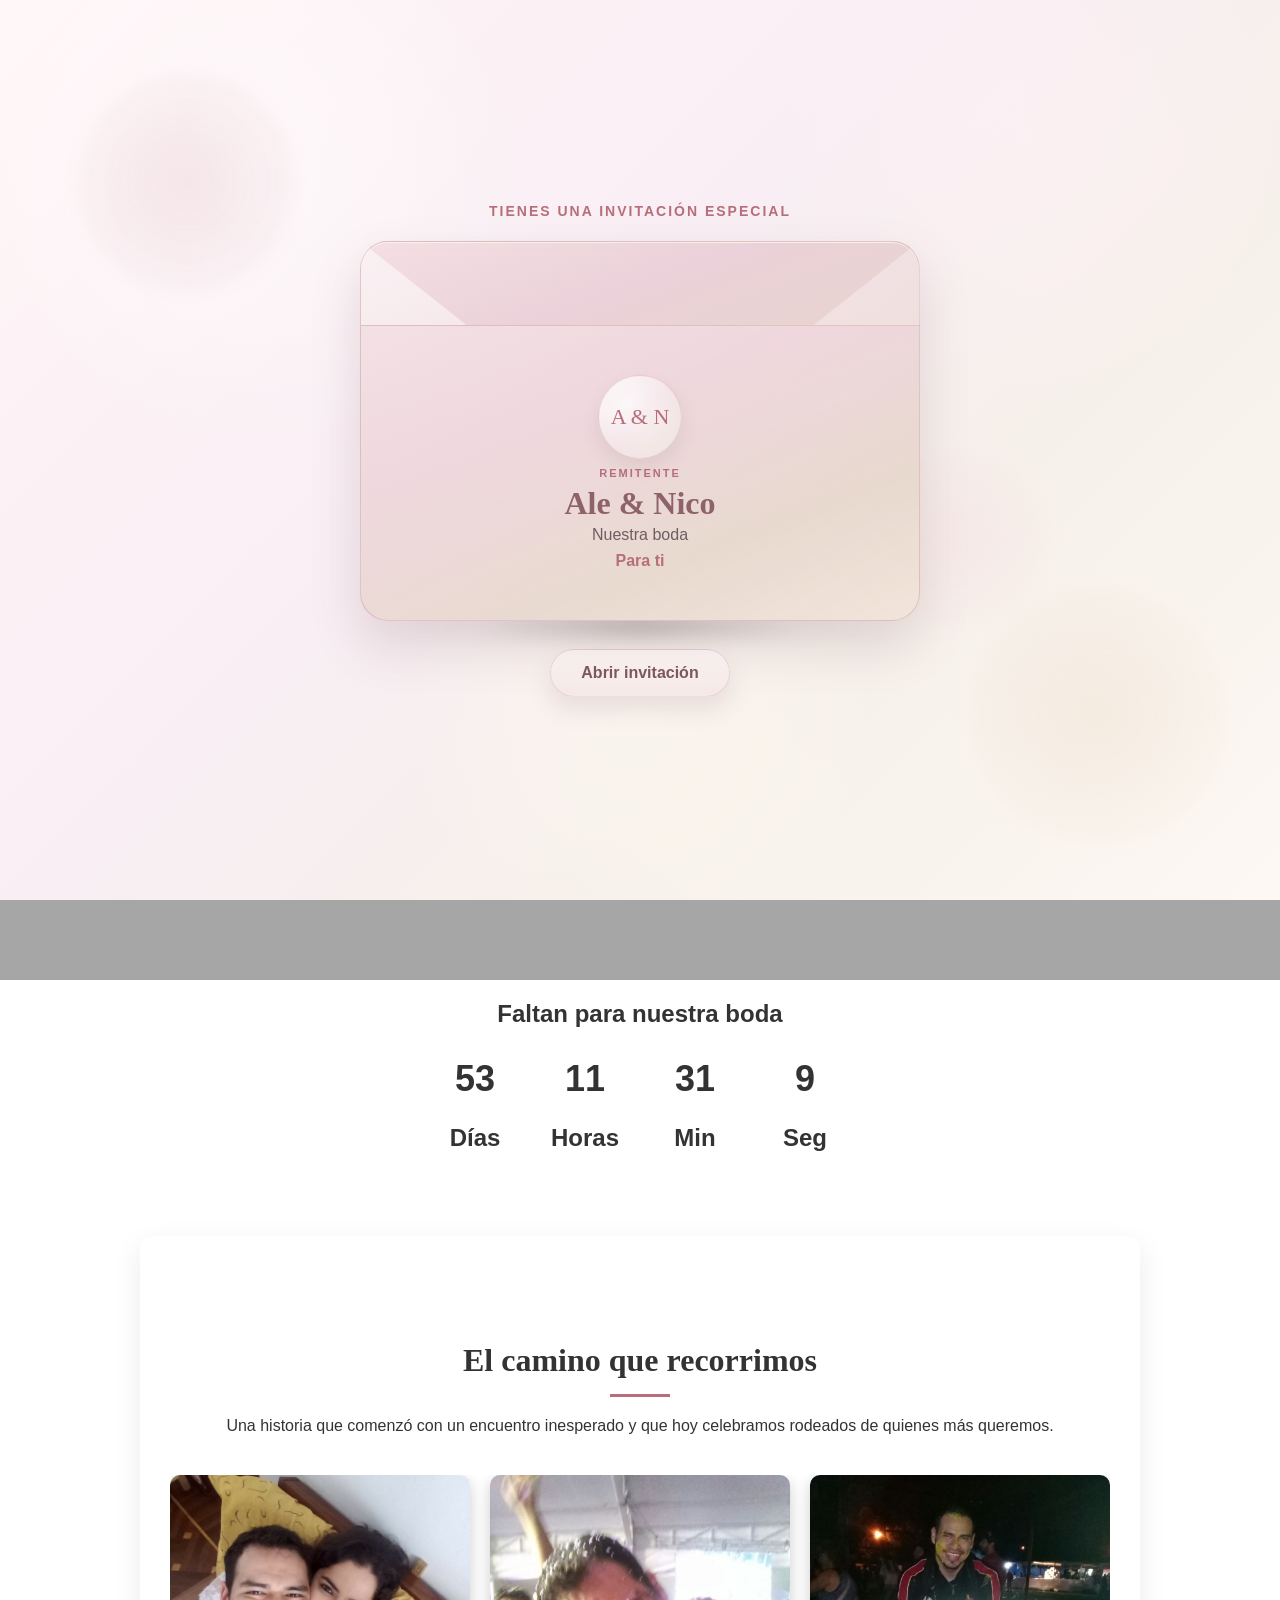
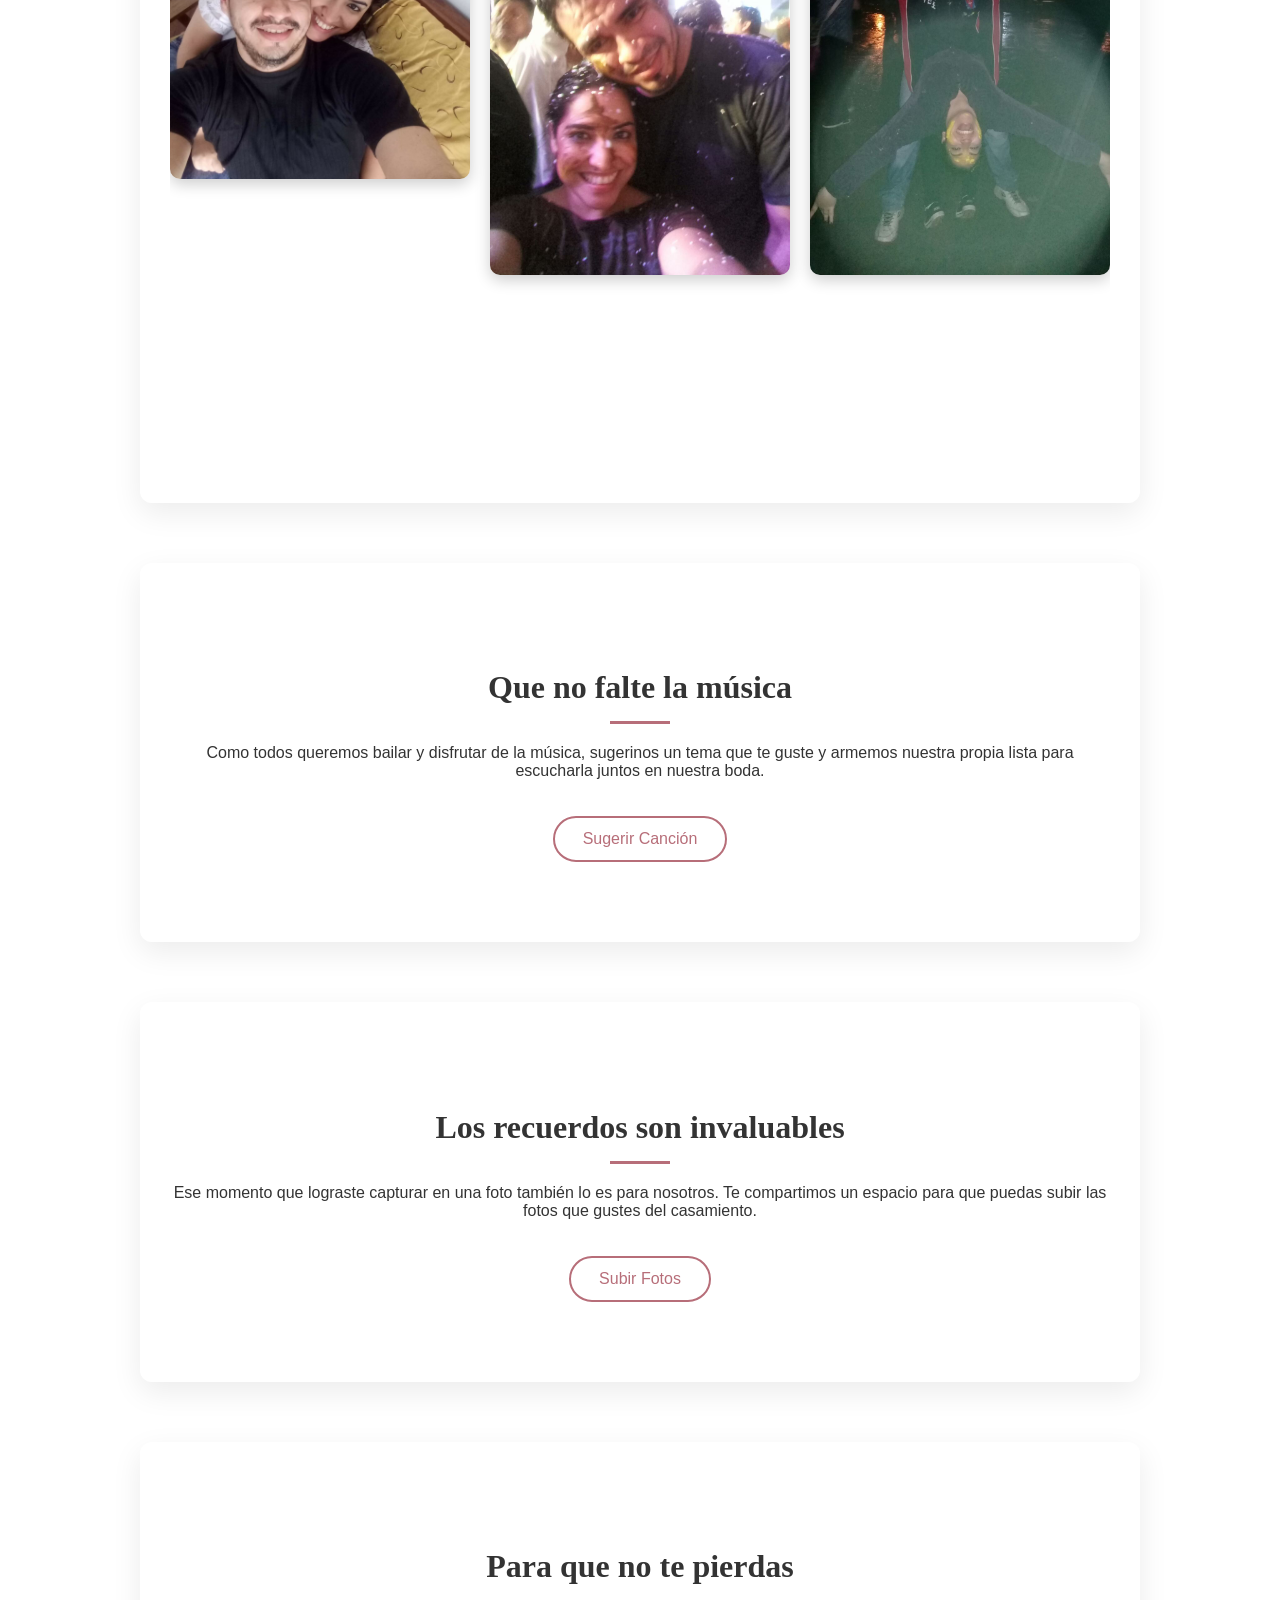
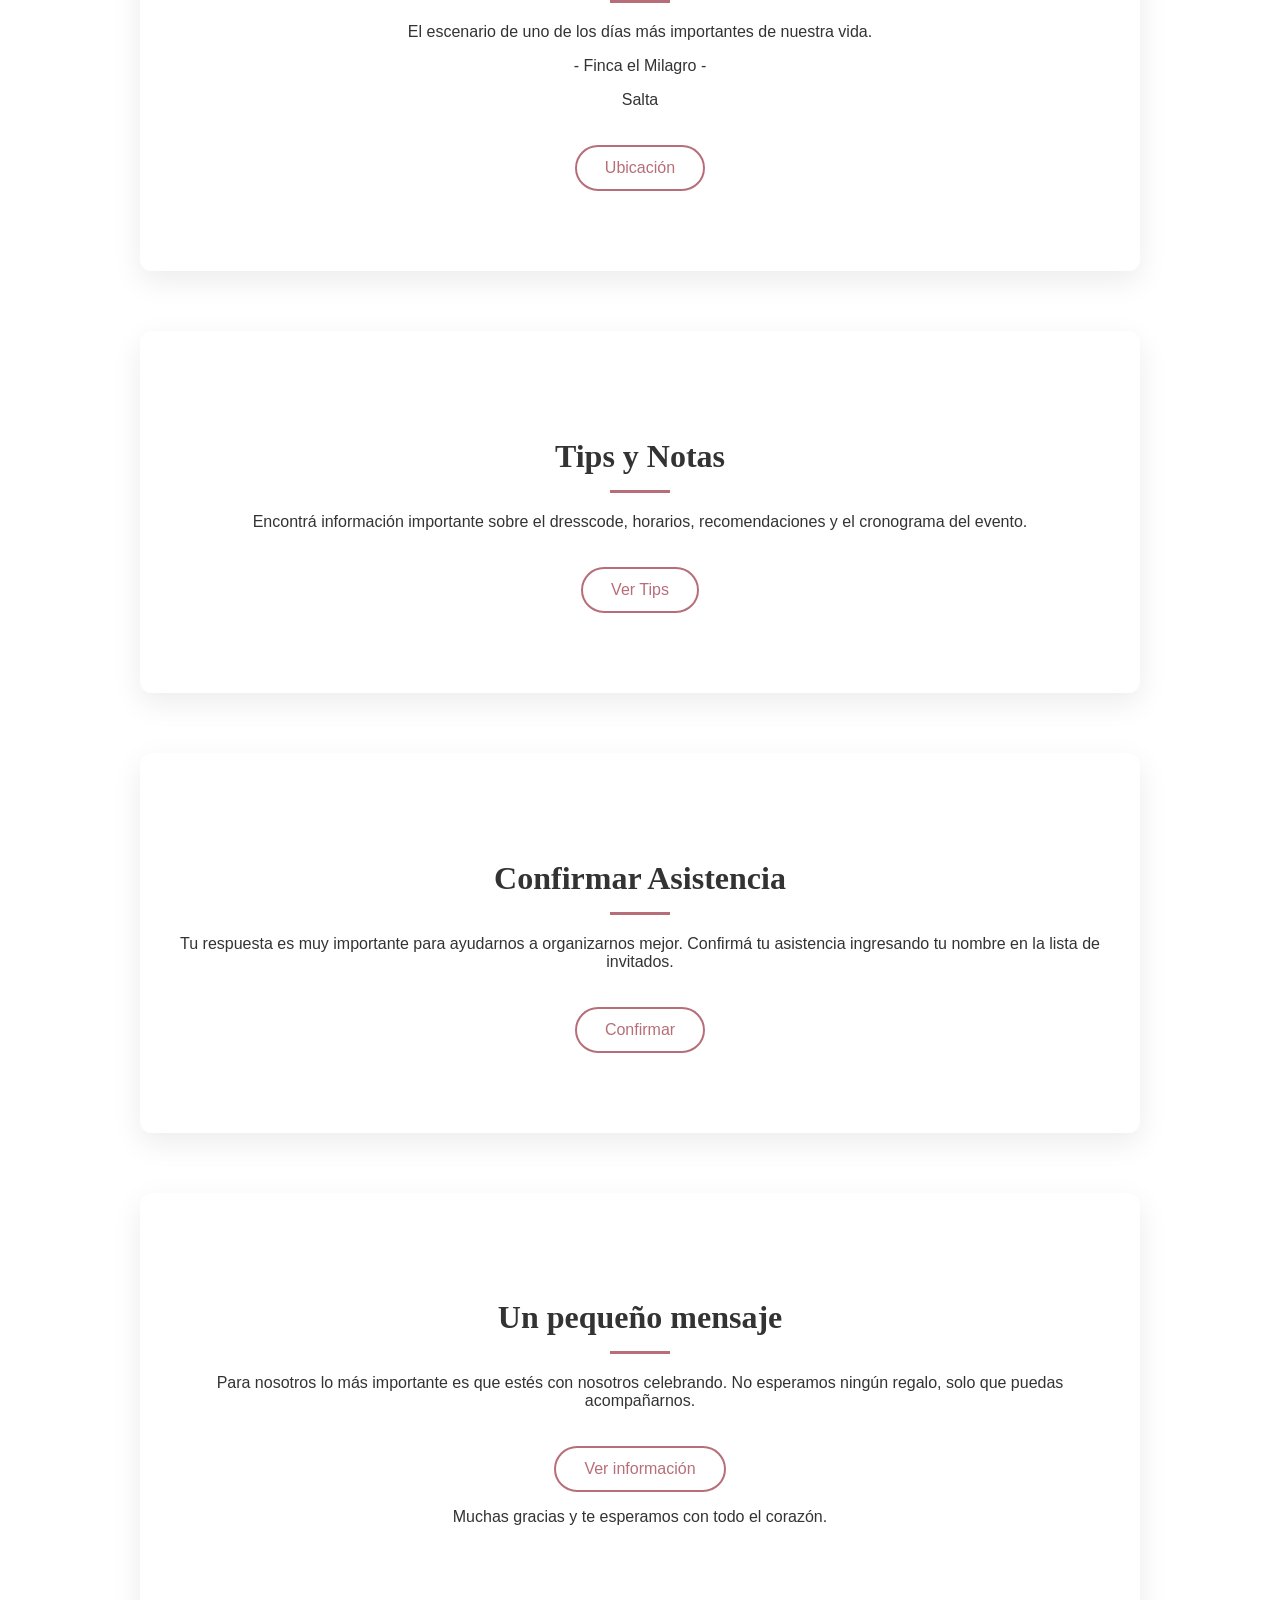
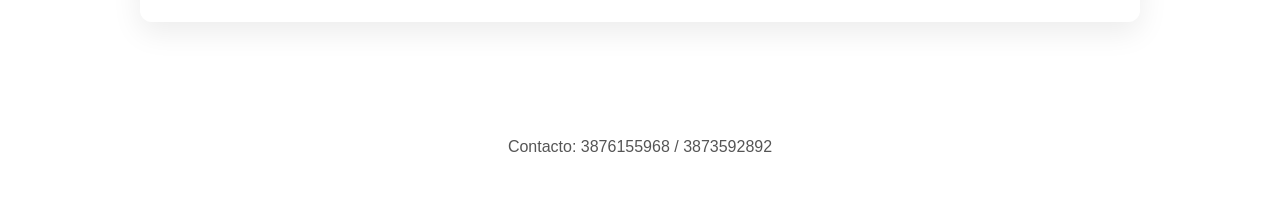
<file: index.html>
<!DOCTYPE html>
<html lang="es">
<head>
  <meta charset="UTF-8">
  <meta name="viewport" content="width=device-width, initial-scale=1.0">
  <title>Nuestra Boda</title>
  <link rel="stylesheet" href="assets/style.css">
</head>

<body class="home">

  <!-- PORTADA INICIAL -->
  <div id="introOverlay" class="intro-overlay">
    <div class="intro-deco intro-deco-1"></div>
    <div class="intro-deco intro-deco-2"></div>
    <div class="intro-deco intro-deco-3"></div>

    <div class="intro-scene">
      <p class="intro-kicker">Tienes una invitación especial</p>

      <div class="envelope-wrapper" id="envelopeWrapper">
        <div class="envelope-art">
          <div class="envelope-shadow"></div>

          <div class="envelope-back"></div>

          <div class="envelope-letter" id="introLetter">
            <div class="letter-ornament"></div>

            <!-- <p class="letter-label">Remitente</p> -->
            <h2 class="letter-couple">Ale & Nico</h2>

            <!-- <p class="letter-label">Subtítulo</p> -->
            <p class="letter-subtitle">Nuestra boda</p>

            <!-- <p class="letter-label">Frase</p> -->
            <p class="letter-message">
              El amor es aquello que todos ansiamos,<br>
              pero que muy pocos tienen el valor de buscar...
            </p>

            <!-- <p class="letter-label">Destinatario</p>
            <p class="letter-guest" id="introGuestName">Para ti</p> -->
          </div>

          <div class="envelope-flap"></div>

          <div class="envelope-front">
            <div class="front-ornament"></div>
            <p class="front-from-label">Remitente</p>
            <h1 class="front-title">Ale & Nico</h1>
            <p class="front-subtitle">Nuestra boda</p>
            <p class="front-to" id="introFrontGuest">Para ti</p>
          </div>
        </div>
      </div>

      <button id="abrirSobreBtn" class="btn-intro">Abrir invitación</button>
    </div>
  </div>

  <div class="navbar">
    <h3>Nuestra Boda</h3>

    <div class="nav-links">
      <a href="index.html">Inicio</a>
      <a href="canciones.html">Canciones</a>
      <a href="fotos.html">Fotos</a>
      <a href="ubicacion.html">Ubicación</a>
      <a href="regalos.html">Regalos</a>
      <a href="tipsynotas.html">Tips</a>
      <a href="rsvp.html">Confirmar</a>
    </div>
  </div>


  
  <!-- HERO -->
  <section class="hero">
    <div class="hero-overlay"></div>

    <div class="hero-content fade-in">
      <h1 class="nombres">Ale & Nico</h1>
      <p class="fecha">15 Enero 2027</p>
      <p class="ciudad">Salta, Argentina</p>
    </div>
  </section>

  <!-- CONTADOR -->
  <section class="countdown">
    <h2>Faltan para nuestra boda</h2>

    <div id="contador">
      <div>
        <span id="dias"></span>
        <p>Días</p>
      </div>

      <div>
        <span id="horas"></span>
        <p>Horas</p>
      </div>

      <div>
        <span id="minutos"></span>
        <p>Min</p>
      </div>

      <div>
        <span id="segundos"></span>
        <p>Seg</p>
      </div>
    </div>
  </section>

  <!-- HISTORIA -->
  <section class="section glass">
    <h2>El camino que recorrimos</h2>

    <p>
      Una historia que comenzó con un encuentro inesperado
      y que hoy celebramos rodeados de quienes más queremos.
    </p>

    <div class="carousel">
      <div class="carousel-track">
        
          <img src="assets/pareja1.jpg" alt="Foto 1">
          <img src="assets/pareja2.jpg" alt="Foto 2">
          <img src="assets/pareja3.jpg" alt="Foto 3">
          <img src="assets/pareja4.jpg" alt="Foto 4">
          <img src="assets/pareja5.jpg" alt="Foto 5">
          <img src="assets/pareja6.jpg" alt="Foto 6">
          <img src="assets/pareja7.jpg" alt="Foto 7">
          <img src="assets/pareja8.jpg" alt="Foto 8">
          <img src="assets/pareja9.jpg" alt="Foto 9">
          <img src="assets/pareja10.jpg" alt="Foto 10">
          <img src="assets/pareja11.jpg" alt="Foto 11">
          <img src="assets/pareja12.jpg" alt="Foto 12">
          <img src="assets/pareja13.jpg" alt="Foto 13">
          <img src="assets/pareja14.jpg" alt="Foto 14">
          <img src="assets/pareja15.jpg" alt="Foto 15">
          <img src="assets/pareja16.jpg" alt="Foto 16">
          <img src="assets/pareja17.jpg" alt="Foto 17">
          <img src="assets/pareja18.jpg" alt="Foto 18">
          <img src="assets/pareja19.jpg" alt="Foto 19">
        
      </div>
    </div>
  </section>

  <!-- MUSICA -->
  <section class="section warm">
    <h2>Que no falte la música</h2>

    <p>
      Como todos queremos bailar y disfrutar de la música,
      sugerinos un tema que te guste y armemos nuestra propia lista
      para escucharla juntos en nuestra boda.
    </p>

    <a href="canciones.html" class="btn-outline">Sugerir Canción</a>
  </section>

  <!-- FOTOS -->
  <section class="section glass">
    <h2>Los recuerdos son invaluables</h2>

    <p>
      Ese momento que lograste capturar en una foto también lo es para nosotros.
      Te compartimos un espacio para que puedas subir las fotos que gustes del casamiento.
    </p>

    <a href="fotos.html" class="btn-outline">Subir Fotos</a>
  </section>

  <!-- UBICACION -->
  <section class="section glass">
    <h2>Para que no te pierdas</h2>

    <p>
      El escenario de uno de los días más importantes de nuestra vida.
    </p>
    <p>- Finca el Milagro -</p>
    <p>Salta</p>

    <a href="ubicacion.html" class="btn-outline">Ubicación</a>
  </section>

  <!-- TIPS -->
  <section class="section glass">
    <h2>Tips y Notas</h2>

    <p>
      Encontrá información importante sobre el dresscode, horarios,
      recomendaciones y el cronograma del evento.
    </p>

    <a href="tipsynotas.html" class="btn-outline">Ver Tips</a>
  </section>

  <!-- RSVP -->
  <section class="section warm">
    <h2>Confirmar Asistencia</h2>

    <p>
      Tu respuesta es muy importante para ayudarnos a organizarnos mejor.
      Confirmá tu asistencia ingresando tu nombre en la lista de invitados.
    </p>

    <a href="rsvp.html" class="btn-outline">Confirmar</a>
  </section>

  <!-- REGALOS -->
  <section class="section warm">
    <h2>Un pequeño mensaje</h2>

    <p>
      Para nosotros lo más importante es que estés con nosotros celebrando.
      No esperamos ningún regalo, solo que puedas acompañarnos.
    </p>

    <a href="regalos.html" class="btn-outline">Ver información</a>

    <p class="gracias">
      Muchas gracias y te esperamos con todo el corazón.
    </p>
  </section>

  <footer>
    <p>Contacto: 3876155968 / 3873592892 </p>
  </footer>

  <script src="./assets/app.js" defer></script>
  <script src="./assets/script.js" defer></script>
  <script src="./assets/countdown.js" defer></script>
</body>
</html>
</file>
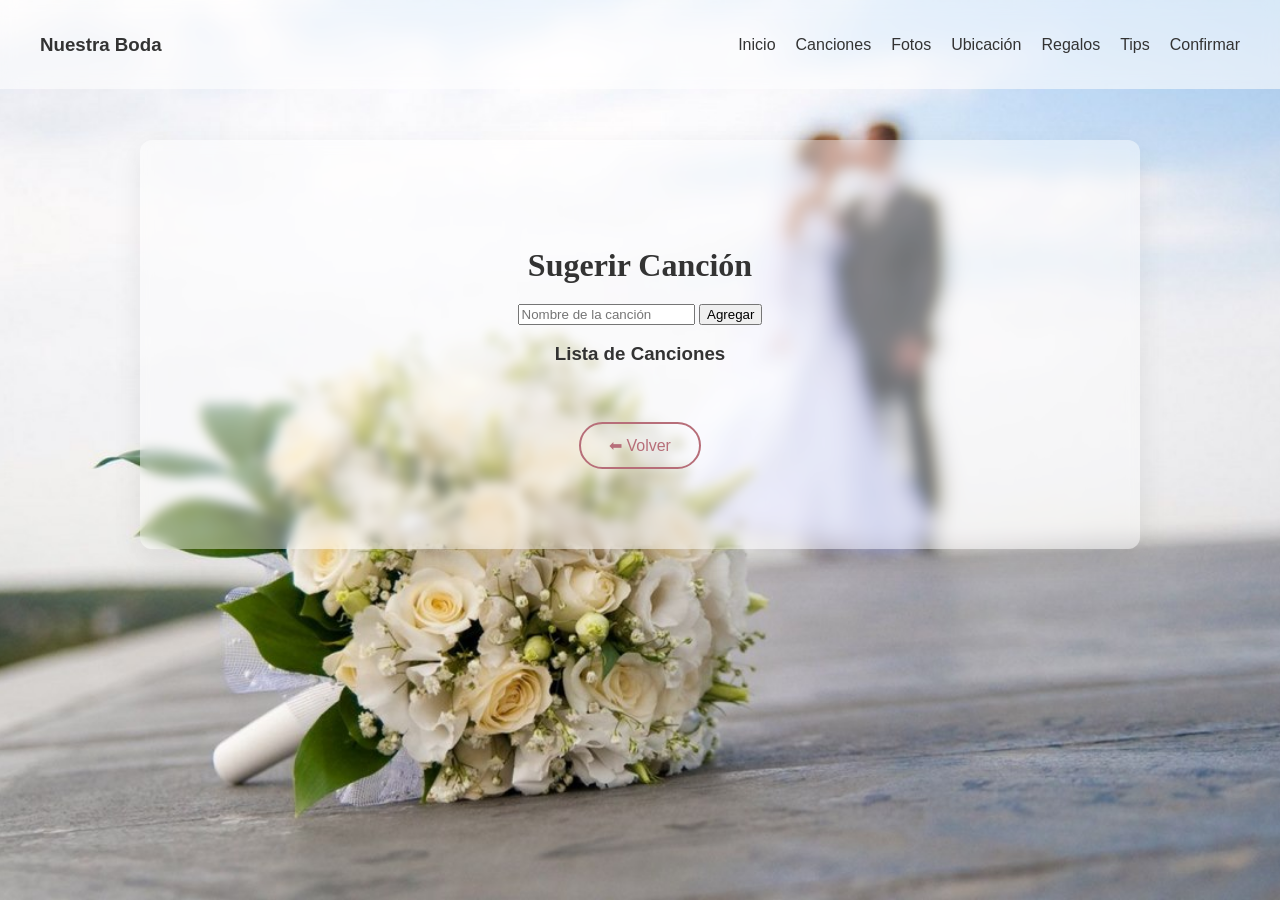
<file: canciones.html>
<!DOCTYPE html>
<html lang="es">
<head>
  <meta charset="UTF-8">
  <title>Sugerir Canción</title>
  <link rel="stylesheet" href="./assets/style.css">
  <meta name="viewport" content="width=device-width, initial-scale=1.0">
</head>
<body>
  <div class="main-content">
<div class="navbar">
    <h3>Nuestra Boda</h3>

    <div class="nav-links">
      <a href="index.html">Inicio</a>
      <a href="canciones.html">Canciones</a>
      <a href="fotos.html">Fotos</a>
      <a href="ubicacion.html">Ubicación</a>
      <a href="regalos.html">Regalos</a>
      <a href="tipsynotas.html">Tips</a>
      <a href="rsvp.html">Confirmar</a>
    </div>
  </div>


<div class="container">
  <p id="saludoInvitado" class="saludo-bienvenida"></p>
  <h2>Sugerir Canción</h2>

  <input type="text" id="cancion" placeholder="Nombre de la canción">
  <button onclick="agregarCancion()">Agregar</button>

  <h3>Lista de Canciones</h3>
  <ul id="listaCanciones"></ul>

  <br>
  <a href="index.html" class="btn-outline">⬅ Volver</a>
</div>
<script src="./assets/app.js"></script>
<script src="./assets/script.js"></script>

</div>
</body>
</html>
</file>
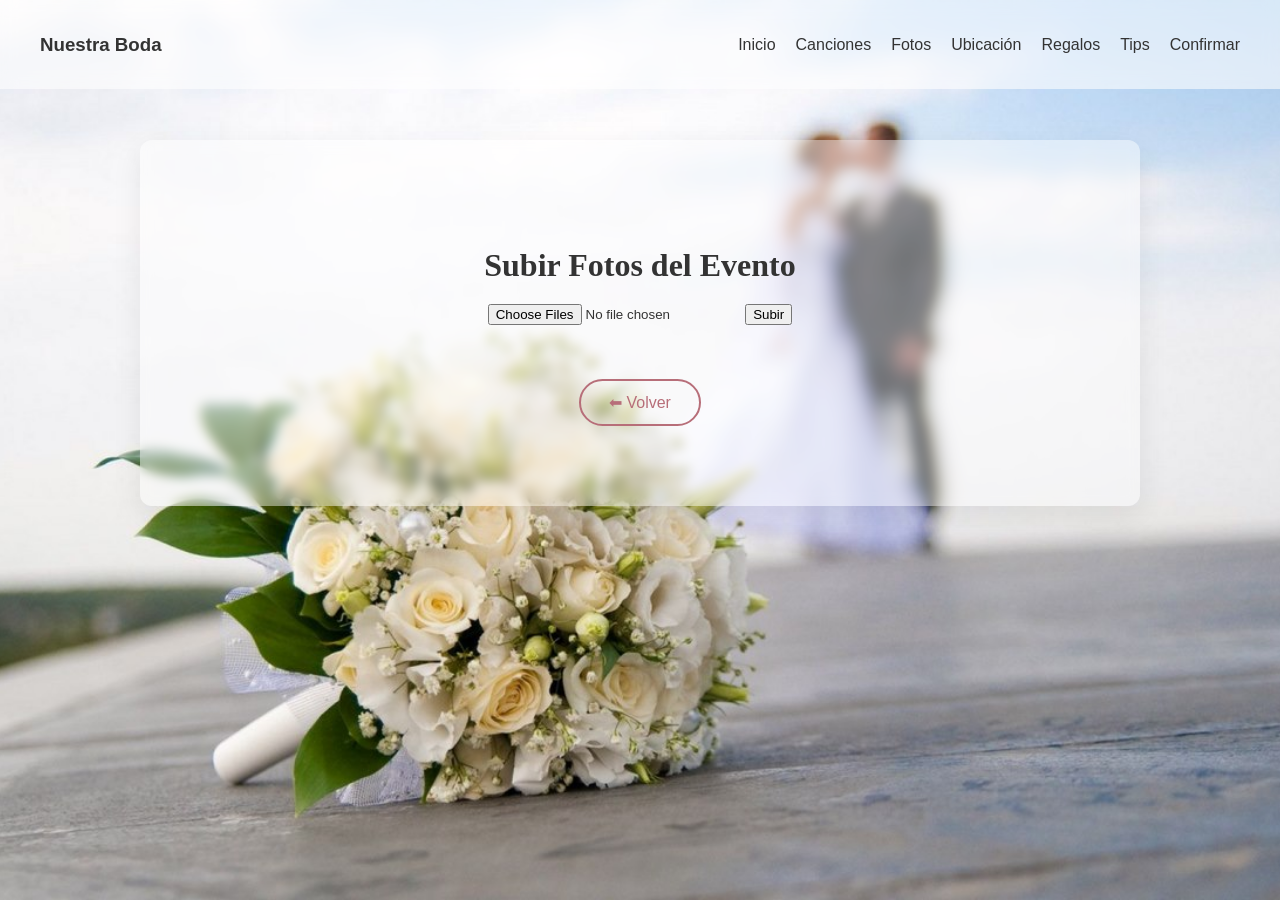
<file: fotos.html>
<!DOCTYPE html>
<html lang="es">
<head>
  <meta charset="UTF-8">
  <title>Subir Fotos</title>
  <link rel="stylesheet" href="./assets/style.css">
  <meta name="viewport" content="width=device-width, initial-scale=1.0">
</head>
<body>
  <div class="main-content">
<div class="navbar">
    <h3>Nuestra Boda</h3>

    <div class="nav-links">
      <a href="index.html">Inicio</a>
      <a href="canciones.html">Canciones</a>
      <a href="fotos.html">Fotos</a>
      <a href="ubicacion.html">Ubicación</a>
      <a href="regalos.html">Regalos</a>
      <a href="tipsynotas.html">Tips</a>
      <a href="rsvp.html">Confirmar</a>
    </div>
  </div>


<div class="container">
  <h2>Subir Fotos del Evento</h2>

  <input type="file" id="foto" multiple>
  <button onclick="subirFotos()">Subir</button>

  <p id="estado"></p>

  <br>
  <a href="index.html" class="btn-outline">⬅ Volver</a>
</div>
<script src="./assets/app.js"></script>
<script src="./assets/fotos.js"></script>
</div>  
</body>
</html>
</file>
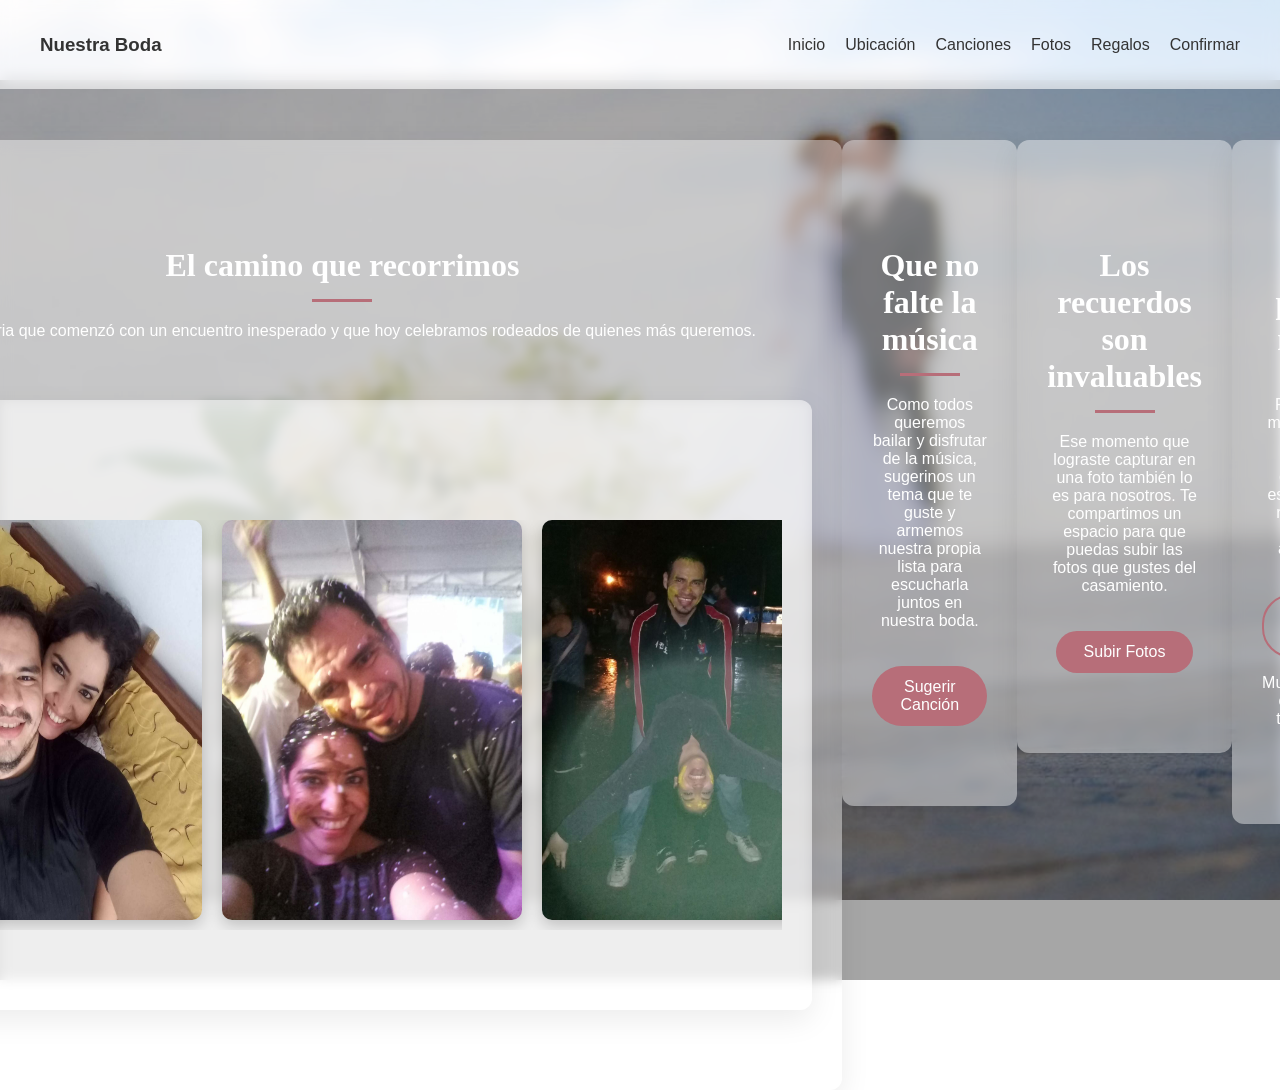
<file: indexold.html>
<!DOCTYPE html>
<html lang="es">
<head>
  <meta charset="UTF-8">
  <title>Nuestra Boda</title>
  <link rel="stylesheet" href="assets/style.css">
  <meta name="viewport" content="width=device-width, initial-scale=1.0">
</head>
<body>

<div class="navbar">
  <h3>Nuestra Boda</h3>
  <div class="nav-links">
    <a href="index.html">Inicio</a>
    <a href="ubicacion.html">Ubicación</a>
    <a href="canciones.html">Canciones</a>
    <a href="fotos.html">Fotos</a>
    <a href="regalos.html">Regalos</a>
    <a href="rsvp.html">Confirmar</a>
  </div>
</div>


<!-- HERO -->

<section class="hero">

  <div class="hero-overlay"></div>

    <div class="hero-content fade-in">

      <h1 class="nombres">Ale & Nico</h1>

      <p class="fecha">15 Enero 2027</p>

      <p class="ciudad">Salta, Argentina</p>

    </div>

<!-- </section>
<section class="hero">
  <div class="hero-content">
    <h1>Nos Casamos</h1>
    <p>Y queremos celebrarlo con vos</p>
  </div>
</section> -->

<!-- Contador -->
<section class="countdown">
  <h2>Faltan para nuestra boda</h2>
  <div id="contador">
    <div><span id="dias"></span><p>Días</p></div>
    <div><span id="horas"></span><p>Horas</p></div>
    <div><span id="minutos"></span><p>Min</p></div>
    <div><span id="segundos"></span><p>Seg</p></div>
  </div>
</section>

<script src="/assets/countdown.js"></script>

<!-- HISTORIA -->
<section class="section glass">
  <h2>El camino que recorrimos</h2>
  <p>
    Una historia que comenzó con un encuentro inesperado  
    y que hoy celebramos rodeados de quienes más queremos.
  </p>

  <section class="section">
  <div class="carousel">
    <div class="carousel-track">
      <img src="assets/pareja1.jpg">
      <img src="assets/pareja2.jpg">
      <img src="assets/pareja3.jpg">
    </div>
  </div>
</section>

</section>


<!-- MUSICA -->
<section class="section warm">
  <h2>Que no falte la música</h2>
  <p>
    Como todos queremos bailar y disfrutar de la música,  
    sugerinos un tema que te guste y armemos nuestra propia lista  
    para escucharla juntos en nuestra boda.
  </p>
  <a href="canciones.html" class="btn">Sugerir Canción</a>
</section>

<!-- FOTOS -->
<section class="section glass">
  <h2>Los recuerdos son invaluables</h2>
  <p>
    Ese momento que lograste capturar en una foto también lo es para nosotros.  
    Te compartimos un espacio para que puedas subir las fotos que gustes del casamiento.
  </p>
  <a href="fotos.html" class="btn">Subir Fotos</a>
</section>

<!-- REGALOS -->
<section class="section warm">
  <h2>Un pequeño mensaje</h2>
  <p>
    Para nosotros lo más importante es que estés con nosotros celebrando.  
    No esperamos ningún regalo, solo que puedas acompañarnos.
  </p>

  <a href="regalos.html" class="btn-outline">Ver información</a>

  <p class="gracias">
    Muchas gracias y te esperamos con todo el corazón.
  </p>
</section>

<footer>
  <p>Contacto: telefono@email.com</p>
</footer>

</body>
</html>
</file>
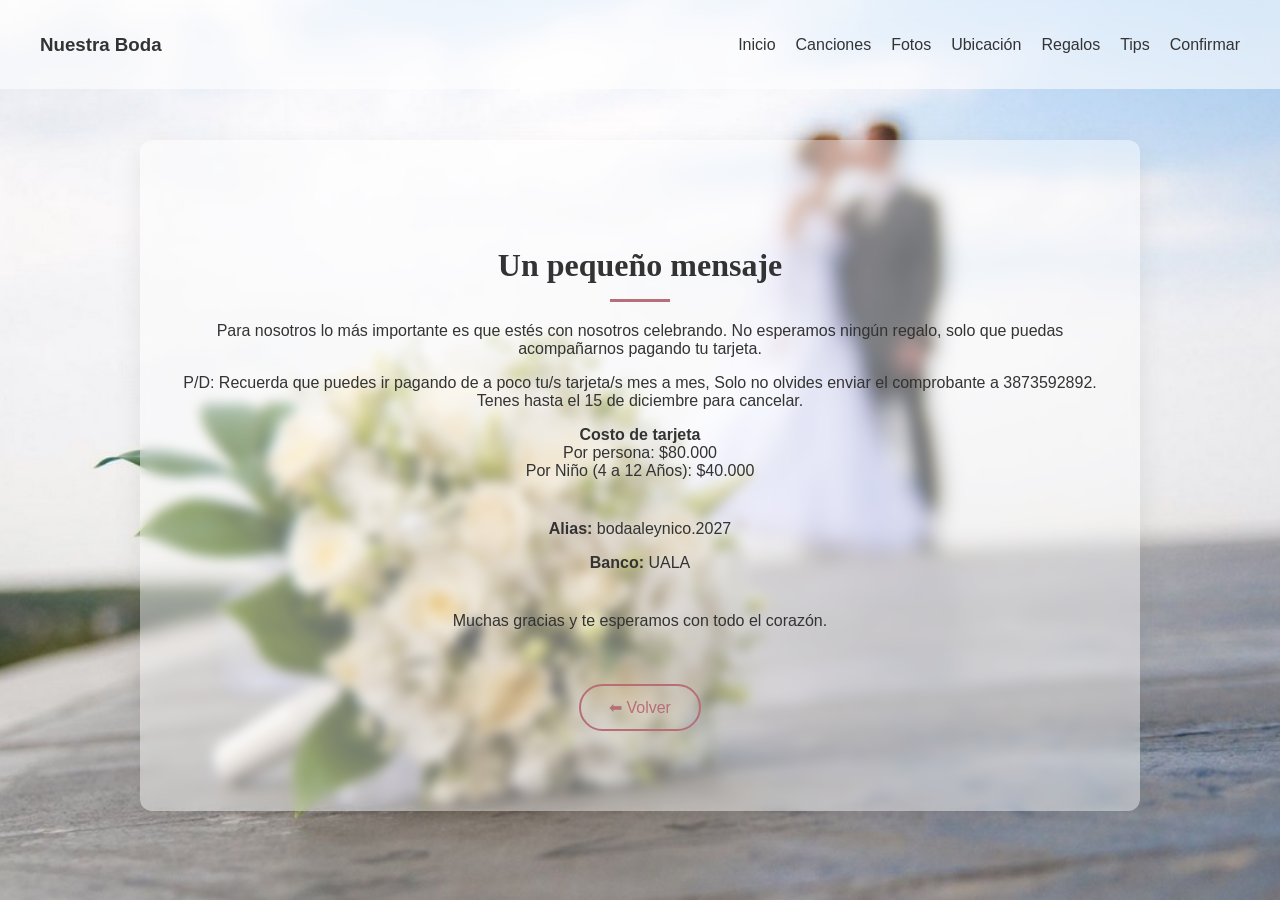
<file: regalos.html>
<!DOCTYPE html>
<html lang="es">
<head>
  <meta charset="UTF-8">
  <title>Regalos</title>
  <link rel="stylesheet" href="./assets/style.css">
  <meta name="viewport" content="width=device-width, initial-scale=1.0">
</head>
<body>
<div class="main-content">
<div class="navbar">
    <h3>Nuestra Boda</h3>

    <div class="nav-links">
      <a href="index.html">Inicio</a>
      <a href="canciones.html">Canciones</a>
      <a href="fotos.html">Fotos</a>
      <a href="ubicacion.html">Ubicación</a>
      <a href="regalos.html">Regalos</a>
      <a href="tipsynotas.html">Tips</a>
      <a href="rsvp.html">Confirmar</a>
    </div>
  </div>


<section class="section">
  <h2>Un pequeño mensaje</h2>
  <p>
    Para nosotros lo más importante es que estés con nosotros celebrando. 
    No esperamos ningún regalo, solo que puedas acompañarnos pagando tu tarjeta.
  </p>
  <p>
    P/D: Recuerda que puedes ir pagando de a poco tu/s tarjeta/s mes a mes, 
    Solo no olvides enviar el comprobante a 3873592892.
    Tenes hasta el 15 de diciembre para cancelar.
  </p>
  <p>
    <strong> Costo de tarjeta </strong>
    <br> 
    Por persona: $80.000
    <br>
    Por Niño (4 a 12 Años): $40.000
  </p>
  <div style="margin-top:40px;">
    <p><strong>Alias:</strong> bodaaleynico.2027</p>
    <p><strong>Banco:</strong> UALA</p>
  </div>

  <p style="margin-top:40px;">
    Muchas gracias y te esperamos con todo el corazón.
  </p>

  <br>
  <a href="index.html" class="btn-outline">⬅ Volver</a>
  <script src="./assets/app.js"></script>
</section>
</div>
</body>
</html>
</file>
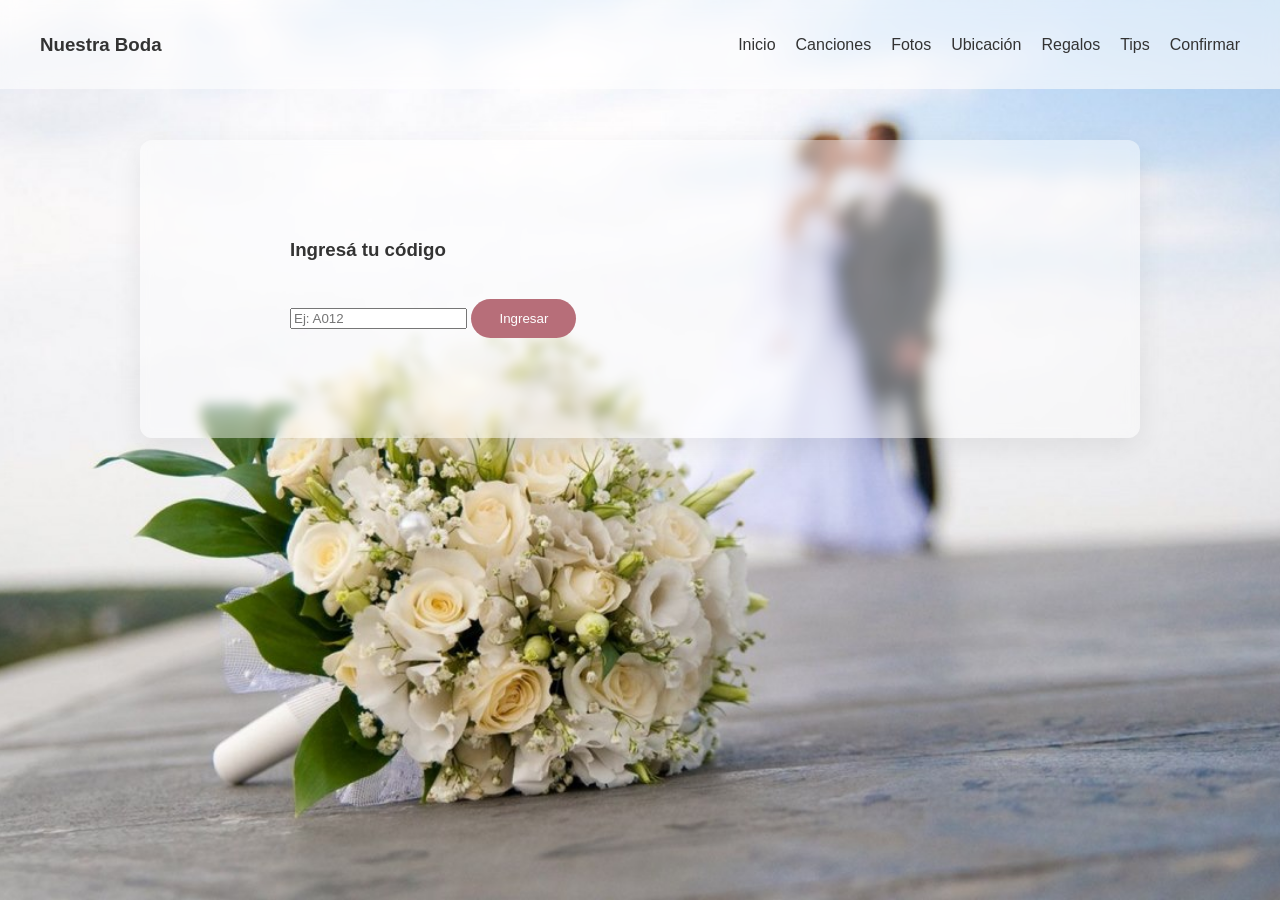
<file: rsvp.html>
<!DOCTYPE html>
<html lang="es">
<head>
  <meta charset="UTF-8">
  <title>Confirmar Asistencia</title>
  <link rel="stylesheet" href="./assets/style.css">
  <meta name="viewport" content="width=device-width, initial-scale=1.0">
</head>
<body>

<div class="navbar">
    <h3>Nuestra Boda</h3>

    <div class="nav-links">
      <a href="index.html">Inicio</a>
      <a href="canciones.html">Canciones</a>
      <a href="fotos.html">Fotos</a>
      <a href="ubicacion.html">Ubicación</a>
      <a href="regalos.html">Regalos</a>
      <a href="tipsynotas.html">Tips</a>
      <a href="rsvp.html">Confirmar</a>
    </div>
  </div>


<div class="container">
  <div id="loginInvitado" class="rsvp-formulario">
    <h3>Ingresá tu código</h3>

    <input
      type="text"
      id="inputCodigo"
      placeholder="Ej: A012"
    >

    <button class="btn" onclick="validarAcceso()">Ingresar</button>

    <p id="errorLogin" class="estado-rsvp error"></p>
  </div>
  <div class="rsvp-formulario" id="formRSVP" style="display:none;">
    <h2>Confirmar Asistencia</h2>
    <p class="rsvp-intro">
      Nos ayudaría muchísimo que puedas confirmar tu asistencia para organizarnos mejor.
    </p>

    <div class="rsvp-formulario">

      <!-- <div class="rsvp-bloque">
        <label for="busquedaInvitado">Buscar invitado</label>
        <input
          type="text"
          id="busquedaInvitado"
          list="Invitados"
          placeholder="Escribí tu nombre"
          autocomplete="off"
        >
        <datalist id="Invitados"></datalist>
      </div> -->

      <div class="rsvp-bloque rsvp-datos" id="datosInvitado" style="display:none;">
        <h3>Datos del invitado</h3>
        <p><strong>Invitado:</strong> <span id="datoInvitado"></span></p>
        <p><strong>Código:</strong> <span id="datoCodigo"></span></p>
        <p><strong>Cupos disponibles:</strong> <span id="datoCupos"></span></p>
        <!-- <p><strong>Saldo pendiente:</strong> <span id="datoSaldo"></span></p> -->
      </div>

      <div class="rsvp-bloque" id="bloqueConfirmacion" style="display:none;">
        <label for="confirmacionSelect">Confirmación</label>
        <select id="confirmacionSelect"></select>
        <p id="leyendaCierreRSVP" class="leyenda-rsvp">
          Podrás confirmar o modificar tu respuesta hasta el 15 de Diciembre de 2026.
        </p>
      </div>

      <div class="rsvp-bloque" id="bloqueMensaje" style="display:none;">
        <label for="mensajeNovios">Mensaje para los novios</label>
        <textarea
          id="mensajeNovios"
          rows="4"
          placeholder="Dejanos un mensajito si querés 💛"
        ></textarea>
      </div>

      <div class="rsvp-bloque" id="bloqueBoton" style="display:none;">
        <button class="btn" onclick="guardarRSVP()">Confirmar asistencia</button>
      </div>

      <p id="estadoRSVP" class="estado-rsvp"></p>
    </div>
  </div>
</div>
<script src="./assets/app.js"></script>
<script src="./assets/rsvp.js"></script>
</body>
</html>
</file>
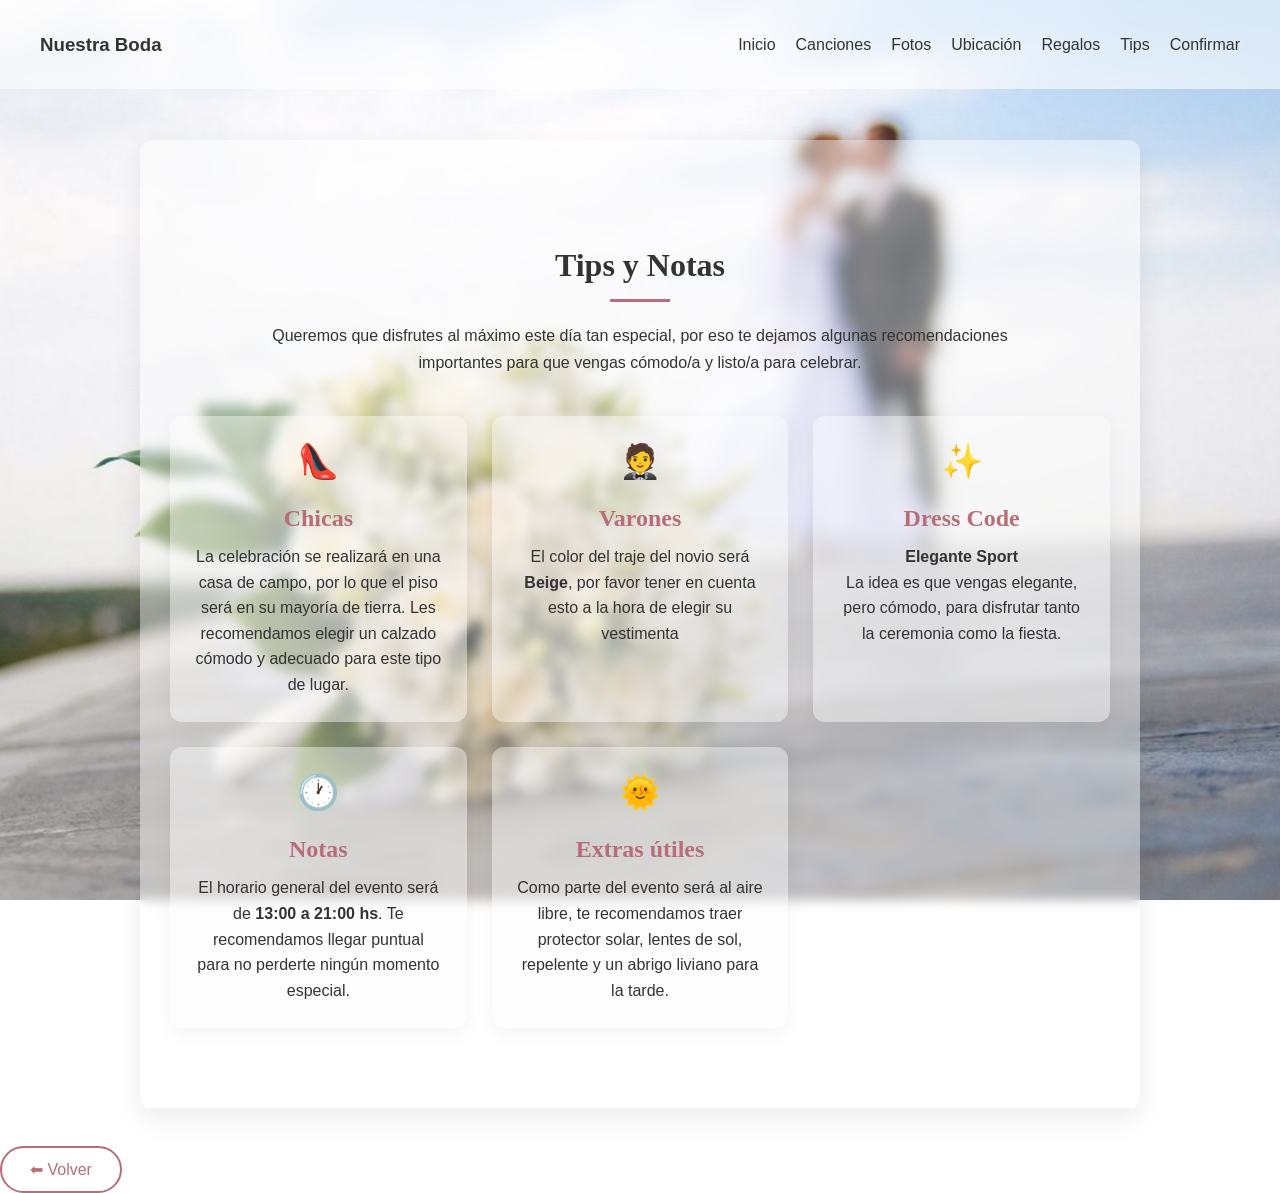
<file: tipsynotas.html>
<!DOCTYPE html>
<html lang="es">
<head>
  <meta charset="UTF-8">
  <title>Tips y Notas</title>
  <link rel="stylesheet" href="./assets/style.css">
  <meta name="viewport" content="width=device-width, initial-scale=1.0">
</head>
<body>

<div class="navbar">
    <h3>Nuestra Boda</h3>

    <div class="nav-links">
      <a href="index.html">Inicio</a>
      <a href="canciones.html">Canciones</a>
      <a href="fotos.html">Fotos</a>
      <a href="ubicacion.html">Ubicación</a>
      <a href="regalos.html">Regalos</a>
      <a href="tipsynotas.html">Tips</a>
      <a href="rsvp.html">Confirmar</a>
    </div>
  </div>


  <section class="section visible">
    <h2>Tips y Notas</h2>
    <p class="intro-text">
      Queremos que disfrutes al máximo este día tan especial, por eso te dejamos
      algunas recomendaciones importantes para que vengas cómodo/a y listo/a para celebrar.
    </p>

    <div class="tips-grid">
      <div class="tip-card">
        <div class="tip-icon">👠</div>
        <h3>Chicas</h3>
        <p>
          La celebración se realizará en una casa de campo, por lo que el piso será
          en su mayoría de tierra. Les recomendamos elegir un calzado cómodo y adecuado
          para este tipo de lugar.
        </p>
      </div>

      <div class="tip-card">
        <div class="tip-icon">🤵</div>
        <h3>Varones</h3>
        <p>
          El color del traje del novio será <strong>Beige</strong>, por favor tener en 
          cuenta esto a la hora de elegir su vestimenta
        </p>
      </div>

      <div class="tip-card">
        <div class="tip-icon">✨</div>
        <h3>Dress Code</h3>
        <p>
          <strong>Elegante Sport</strong><br>
          La idea es que vengas elegante, pero cómodo, para disfrutar tanto la ceremonia
          como la fiesta.
        </p>
      </div>

      <div class="tip-card">
        <div class="tip-icon">🕐</div>
        <h3>Notas</h3>
        <p>
          El horario general del evento será de <strong>13:00 a 21:00 hs</strong>.
          Te recomendamos llegar puntual para no perderte ningún momento especial.
        </p>
      </div>
      <div class="tip-card">
      <div class="tip-icon">🌞</div>
        <h3>Extras útiles</h3>
        <p>
            Como parte del evento será al aire libre, te recomendamos traer protector solar,
            lentes de sol, repelente y un abrigo liviano para la tarde.
        </p>
       </div>
    </div>
  </section>
<!-- <section class="section">

  <h2>Cronograma del Día</h2>

  <div class="timeline-elegante">

    <div class="timeline-linea"></div>

    <div class="timeline-bloque">
      <div class="timeline-punto">🕊️</div>
      <div class="timeline-info">
        <span class="timeline-hora">13:00 hs</span>
        <h3>Recepción de invitados</h3>
        <p>Comenzamos a recibir a nuestros invitados para dar inicio a este día tan especial.</p>
      </div>
    </div>

    <div class="timeline-bloque">
      <div class="timeline-punto">💍</div>
      <div class="timeline-info">
        <span class="timeline-hora">13:30 hs</span>
        <h3>Ceremonia</h3>
        <p>El momento más esperado, donde celebraremos nuestro amor junto a ustedes.</p>
      </div>
    </div>

    <div class="timeline-bloque">
      <div class="timeline-punto">🥂</div>
      <div class="timeline-info">
        <span class="timeline-hora">14:00 hs</span>
        <h3>Celebración</h3>
        <p>Comienza el almuerzo, el brindis y el primer tramo de la fiesta.</p>
      </div>
    </div>

    <div class="timeline-bloque">
      <div class="timeline-punto">🎶</div>
      <div class="timeline-info">
        <span class="timeline-hora">16:00 hs</span>
        <h3>Fiesta</h3>
        <p>Arranca la música, la alegría, la beberecua y el descontrol del bueno.</p>
      </div>
    </div>

    <div class="timeline-bloque">
      <div class="timeline-punto">✨</div>
      <div class="timeline-info">
        <span class="timeline-hora">21:00 hs</span>
        <h3>Cierre del evento</h3>
        <p>Nos despedimos de una jornada inolvidable, llena de amor y momentos únicos.</p>
      </div>
    </div>

  </div>
</section> -->
<br>
  <a href="index.html" class="btn-outline">⬅ Volver</a>
<script src="./assets/app.js"></script>
</body>
</html>
</file>
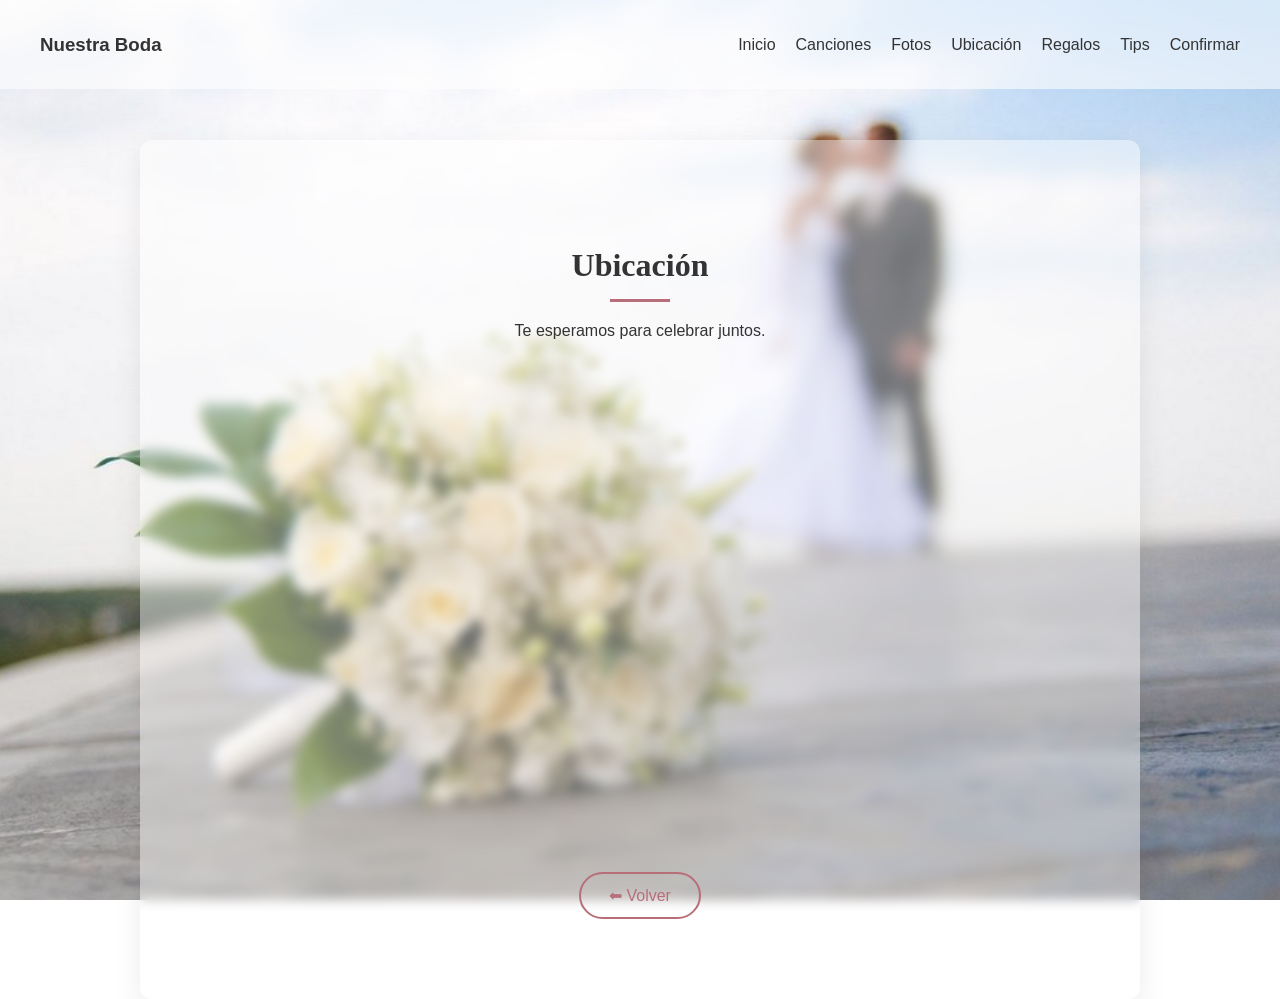
<file: ubicacion.html>
<!DOCTYPE html>
<html lang="es">
<head>
  <meta charset="UTF-8">
  <title>Ubicación</title>
  <link rel="stylesheet" href="./assets/style.css">
  <meta name="viewport" content="width=device-width, initial-scale=1.0">
</head>
<body>
  <div class="main-content">
<div class="navbar">
    <h3>Nuestra Boda</h3>

    <div class="nav-links">
      <a href="index.html">Inicio</a>
      <a href="canciones.html">Canciones</a>
      <a href="fotos.html">Fotos</a>
      <a href="ubicacion.html">Ubicación</a>
      <a href="regalos.html">Regalos</a>
      <a href="tipsynotas.html">Tips</a>
      <a href="rsvp.html">Confirmar</a>
    </div>
  </div>



<section class="section">
  <h2>Ubicación</h2>
  <p>
    Te esperamos para celebrar juntos.
  </p>

  <div style="margin-top:40px;">
    <iframe src="https://www.google.com/maps/embed?pb=!1m18!1m12!1m3!1d3619.051471309737!2d-65.6080434894041!3d-24.89622587781374!2m3!1f0!2f0!3f0!3m2!1i1024!2i768!4f13.1!3m3!1m2!1s0x941be5c68a4c78d9%3A0x90324c187e8165a0!2sFinca%20El%20Milagro!5e0!3m2!1ses-419!2sar!4v1771954050219!5m2!1ses-419!2sar" width="600" height="450" style="border:0;" allowfullscreen="" loading="lazy" referrerpolicy="no-referrer-when-downgrade"></iframe>
  </div>

  <br>
  <a href="index.html" class="btn-outline">⬅ Volver</a>
</section>
</div>
<script src="./assets/app.js"></script>
</body>
</html>
</file>
<file: assets/style.css>
/* -------------------- */
/* CONFIGURACION GLOBAL */
/* -------------------- */

*{
  box-sizing:border-box;
}

html{
  scroll-behavior:smooth;
}

body{
  margin:0;
  font-family:'Segoe UI', sans-serif;
  color:#333;
  padding-top:80px;
  background-image:url("../assets/fondo.png");
  background-size:cover;
  background-position:center;
  background-repeat:no-repeat;
  background-attachment:fixed;
}

body.intro-lock{
  overflow:hidden;
}

.container{
  max-width:1000px;
  margin:60px auto;
  padding:80px 30px;
  background:rgba(255,255,255,0.418);
  backdrop-filter:blur(6px);
  border-radius:12px;
  box-shadow:0 10px 30px rgba(0,0,0,0.08);
  text-align:center;
}

.container h2{
  font-family:'Playfair Display', serif;
  font-size:32px;
  margin-bottom:20px;
}

/* -------------------- */
/* PORTADA INICIAL */
/* -------------------- */

.intro-overlay{
  position:fixed;
  inset:0;
  z-index:5000;
  display:flex;
  align-items:center;
  justify-content:center;
  padding:24px;
  overflow:hidden;
  background:
    radial-gradient(circle at 20% 20%, rgba(255,255,255,0.45) 0%, transparent 22%),
    radial-gradient(circle at 80% 15%, rgba(255,240,245,0.45) 0%, transparent 22%),
    radial-gradient(circle at 50% 80%, rgba(255,250,240,0.45) 0%, transparent 25%),
    linear-gradient(135deg, #fff7f8 0%, #fdf3f6 18%, #f8eef4 42%, #f6f0ea 68%, #fdf8f3 100%);
  transition:opacity 0.9s ease, visibility 0.9s ease;
}

.intro-overlay.oculto{
  opacity:0;
  visibility:hidden;
  pointer-events:none;
}

.intro-deco{
  position:absolute;
  border-radius:50%;
  filter:blur(8px);
  opacity:0.55;
  animation:floatSoft 8s ease-in-out infinite;
}

.intro-deco-1{
  width:220px;
  height:220px;
  top:8%;
  left:6%;
  background:radial-gradient(circle, rgba(183,110,121,0.24), rgba(255,255,255,0));
}

.intro-deco-2{
  width:260px;
  height:260px;
  bottom:6%;
  right:4%;
  background:radial-gradient(circle, rgba(226,198,168,0.34), rgba(255,255,255,0));
  animation-delay:1.3s;
}

.intro-deco-3{
  width:180px;
  height:180px;
  top:50%;
  right:18%;
  background:radial-gradient(circle, rgba(245,218,223,0.6), rgba(255,255,255,0));
  animation-delay:2.1s;
}

.intro-scene{
  position:relative;
  z-index:2;
  width:100%;
  max-width:560px;
  text-align:center;
}

.intro-kicker{
  margin:0 0 22px 0;
  font-size:14px;
  letter-spacing:2px;
  text-transform:uppercase;
  color:#b76e79;
  font-weight:600;
}

.envelope-wrapper{
  perspective:1600px;
  margin-bottom:28px;
}

.envelope-art{
  position:relative;
  width:100%;
  max-width:640px;
  height:380px;
  margin:0 auto;
  transform-style:preserve-3d;
}

.envelope-shadow{
  position:absolute;
  left:50%;
  bottom:-18px;
  transform:translateX(-50%);
  width:82%;
  height:28px;
  background:radial-gradient(circle, rgba(0,0,0,0.18) 0%, rgba(0,0,0,0.02) 70%, transparent 100%);
  filter:blur(8px);
  z-index:0;
}

.envelope-back{
  position:absolute;
  inset:0;
  border-radius:28px;
  background:
    linear-gradient(135deg, rgba(255,255,255,0.4), rgba(255,255,255,0.08)),
    linear-gradient(160deg, #f7e8eb 0%, #efd9df 30%, #e9d8cf 60%, #f4ebe3 100%);
  border:1px solid rgba(183,110,121,0.25);
  box-shadow:
    0 24px 50px rgba(115,76,88,0.18),
    inset 0 1px 0 rgba(255,255,255,0.65);
  z-index:1;
}

.envelope-letter{
  position:absolute;
  left:50%;
  bottom:0;
  transform:translateX(-50%) translateY(40px);
  width:calc(100% - 42px);
  height:85%;
  padding:30px 26px;
  border-radius:22px;

  background:linear-gradient(180deg, #fffdf9 0%, #f6eee8 100%);
  border:1px solid rgba(183,110,121,0.15);

  box-shadow:
    0 20px 50px rgba(120,85,95,0.18),
    inset 0 1px 0 rgba(255,255,255,0.8);

  text-align:center;
  z-index:2;

  transition:
    transform 1.4s cubic-bezier(.22,.61,.36,1),
    opacity 0.8s ease;

  opacity:0;
}

.letter-ornament{
  width:110px;
  height:6px;
  margin:0 auto 18px auto;
  border-radius:999px;
  background:linear-gradient(90deg, rgba(183,110,121,0) 0%, rgba(183,110,121,0.55) 50%, rgba(183,110,121,0) 100%);
}

.letter-label{
  margin:0 0 6px 0;
  font-size:12px;
  letter-spacing:2px;
  text-transform:uppercase;
  color:#b76e79;
  font-weight:700;
}

.letter-couple{
  margin:0 0 14px 0;
  font-family:'Playfair Display', serif;
  font-size:34px;
  font-weight:600;
  color:#8d5f67;
}

.letter-subtitle{
  margin:0 0 14px 0;
  font-size:18px;
  color:#6d5b60;
}

.letter-message{
  max-width:320px;
  margin:10px auto 18px auto;

  font-family:'Playfair Display', serif; /* 👈 clave */
  font-size:18px;
  line-height:1.8;

  color:#6e6265;
  font-style:italic;

  position:relative;
}

.letter-message::before{
  content:"“";
  font-size:40px;
  position:absolute;
  left:-10px;
  top:-10px;
  color:#b76e79;
  opacity:0.4;
}

.letter-message::after{
  content:"”";
  font-size:40px;
  position:absolute;
  right:-10px;
  bottom:-20px;
  color:#b76e79;
  opacity:0.4;
}
.letter-ornament{
  width:120px;
  height:2px;
  margin:0 auto 14px auto;

  background:linear-gradient(
    90deg,
    transparent,
    #b76e79,
    transparent
  );

  opacity:0.6;
}

.letter-guest{
  margin:0;
  font-family:'Playfair Display', serif;
  font-size:24px;
  color:#b76e79;
}

.envelope-flap{
  position:absolute;
  top:0;
  left:0;
  width:100%;
  height:260px;

  border-radius:28px;

  background:
    linear-gradient(160deg, #f4dfe4 0%, #ebd1d9 32%, #e7d5ca 68%, #f2e5dc 100%);

  border:1px solid rgba(183,110,121,0.25);

  clip-path:polygon(0 0, 100% 0, 50% 85%);

  transform-origin:top center;
  transition:transform 1.2s cubic-bezier(.22,.61,.36,1);

  z-index:5;
  backface-visibility:hidden;

  box-shadow:
    0 10px 20px rgba(0,0,0,0.08),
    inset 0 1px 0 rgba(255,255,255,0.6);
}

.envelope-front{
  position:absolute;
  left:0;
  bottom:0;
  width:100%;
  height:78%;

  border-radius:0 0 28px 28px;

  background:
    linear-gradient(150deg, rgba(255,255,255,0.22), rgba(255,255,255,0.02)),
    linear-gradient(160deg, #f0d7de 0%, #ecd1d8 34%, #e6d6cb 70%, #f2e4da 100%);

  border:1px solid rgba(183,110,121,0.25);

  z-index:6;

  display:flex;
  flex-direction:column;
  align-items:center;
  justify-content:center;
  padding:20px;
}

.front-ornament{
  width:84px;
  height:84px;
  border-radius:50%;
  margin-bottom:8px;
  background:
    radial-gradient(circle at 35% 35%, rgba(255,255,255,0.75), rgba(255,255,255,0.05)),
    linear-gradient(135deg, #f9edf0 0%, #eed7dd 50%, #efe3d7 100%);
  border:1px solid rgba(183,110,121,0.22);
  box-shadow:0 8px 18px rgba(125,93,101,0.12);
  position:relative;
}

.front-ornament::before{
  content:"A & N";
  position:absolute;
  inset:0;
  display:flex;
  align-items:center;
  justify-content:center;
  font-family:'Playfair Display', serif;
  color:#b76e79;
  font-size:22px;
}

.front-from-label{
  margin:0;
  font-size:11px;
  letter-spacing:2px;
  text-transform:uppercase;
  color:#b76e79;
  font-weight:700;
}

.front-title{
  margin:6px 0 4px 0;
  font-family:'Playfair Display', serif;
  font-size:32px;
  font-weight:600;
  color:#8e6269;
}

.front-subtitle{
  margin:0 0 8px 0;
  font-size:16px;
  color:#6d5e61;
}

.front-to{
  margin:0;
  font-size:16px;
  color:#b76e79;
  font-weight:600;
}

.envelope-wrapper.open .envelope-flap{
  transform:rotateX(180deg);
}

.envelope-wrapper.open .envelope-letter{
  transform:translateX(-50%) translateY(-205px);
  opacity:1;
}

.btn-intro{
  border:none;
  border-radius:999px;
  padding:14px 30px;
  font-size:16px;
  font-weight:700;
  cursor:pointer;
  color:#7e5860;
  background:
    linear-gradient(180deg, #fffaf8 0%, #f5e8e5 100%);
  border:1px solid rgba(183,110,121,0.20);
  box-shadow:
    0 12px 24px rgba(124,88,96,0.14),
    inset 0 1px 0 rgba(255,255,255,0.75);
  transition:
    transform 0.25s ease,
    box-shadow 0.25s ease,
    opacity 0.5s ease,
    transform 0.5s ease;
}

.btn-intro.oculto{
  opacity:0;
  transform:translateY(20px);
  pointer-events:none;
}

.btn-intro:hover{
  transform:translateY(-2px);
  box-shadow:
    0 16px 28px rgba(124,88,96,0.18),
    inset 0 1px 0 rgba(255,255,255,0.75);
}

.btn-intro:active{
  transform:translateY(0);
}

.btn-intro:disabled{
  opacity:0.7;
  cursor:default;
}

/* -------------------- */
/* NAVBAR TRANSPARENTE SOBRE HERO */
/* -------------------- */

.navbar{
  display:flex;
  justify-content:space-between;
  align-items:center;
  padding:15px 40px;
  position:fixed;
  top:0;
  left:0;
  width:100%;
  background:rgba(255,255,255,0.6);
  backdrop-filter:blur(8px);
  z-index:1000;
  box-sizing:border-box;
}

.nav-links{
  display:flex;
  flex-wrap:wrap;
  justify-content:center;
  gap:20px;
}

.nav-links a{
  text-decoration:none;
  color:#333;
  font-weight:500;
  white-space:nowrap;
}

.nav-links a:hover{
  color:#b76e79;
}

/* -------------------- */
/* HERO */
/* -------------------- */

.hero{
  height:100vh;
  display:flex;
  align-items:center;
  justify-content:center;
  text-align:center;
  color:white;
  position:relative;
  z-index:1;
}

.hero::after{
  content:"";
  position:absolute;
  top:0;
  left:0;
  width:100%;
  height:100%;
  background:rgba(0,0,0,0.35);
  z-index:0;
}

.hero-content{
  position:relative;
  z-index:2;
}

.nombres{
  font-size:64px;
  font-family:'Playfair Display',serif;
  letter-spacing:3px;
  margin:0;
}

.fecha{
  font-size:24px;
  margin-top:10px;
}

.ciudad{
  font-size:18px;
  opacity:0.9;
}

/* -------------------- */
/* SECCIONES */
/* -------------------- */

.section{
  padding:80px 30px;
  text-align:center;
  max-width:1000px;
  margin:auto;
  margin-top:60px;
  background:rgba(255,255,255,0.418);
  backdrop-filter:blur(6px);
  border-radius:12px;
  box-shadow:0 10px 30px rgba(0,0,0,0.08);
  position:relative;
  z-index:2;
  opacity:0;
  transform:translateY(40px);
  transition:all 0.8s ease;
}

.section.visible{
  opacity:1;
  transform:translateY(0);
}

.section h2{
  font-family:'Playfair Display', serif;
  font-size:32px;
  margin-bottom:20px;
  position:relative;
}

.section h2::after{
  content:"";
  display:block;
  width:60px;
  height:3px;
  background:#b76e79;
  margin:15px auto 0;
}

/* -------------------- */
/* BOTONES */
/* -------------------- */

.btn{
  background:#b76e79;
  color:white;
  padding:12px 28px;
  border:none;
  border-radius:30px;
  text-decoration:none;
  display:inline-block;
  margin-top:20px;
  transition:0.3s;
}

.btn:hover{
  transform:translateY(-2px);
  box-shadow:0 5px 15px rgba(0,0,0,0.15);
}

.btn-outline{
  border:2px solid #b76e79;
  color:#b76e79;
  padding:12px 28px;
  border-radius:30px;
  text-decoration:none;
  display:inline-block;
  margin-top:20px;
  transition:0.3s;
}

.btn-outline:hover{
  background:#b76e79;
  color:rgb(240, 238, 238);
}

/* -------------------- */
/* COUNTDOWN */
/* -------------------- */

#contador{
  display:flex;
  justify-content:center;
  gap:30px;
  margin-top:30px;
  flex-wrap:wrap;
  text-align:center;
}

.countdown h2{
  text-align:center;
  margin-bottom:20px;
}

#contador div{
  font-size:24px;
  font-weight:600;
  min-width:80px;
}

#contador span{
  font-size:36px;
  display:block;
}

/* -------------------- */
/* CAROUSEL FOTOS */
/* -------------------- */

.carousel{
  overflow-x:auto;
  overflow-y:hidden;
  margin-top:40px;
  padding-bottom:10px;
  -webkit-overflow-scrolling:touch;
  scroll-behavior:smooth;
}

.carousel-track{
  display:flex;
  gap:20px;
  width:max-content;
}

.carousel img{
  width:300px;
  border-radius:10px;
  flex:0 0 auto;
  transition:transform 0.4s ease, box-shadow 0.4s ease;
  box-shadow:0 5px 15px rgba(0,0,0,0.2);
}

.carousel img:hover{
  transform:scale(1.04);
  box-shadow:0 10px 25px rgba(0,0,0,0.3);
}

.img-wrap{
  position:relative;
  display:inline-block;
}

.img-protect{
  position:absolute;
  inset:0;
  z-index:5;
  background:transparent;
}
/* -------------------- */
/* CARDS */
/* -------------------- */

.cards{
  display:grid;
  grid-template-columns:repeat(auto-fit,minmax(200px,1fr));
  gap:20px;
  margin-top:40px;
}

.card{
  background:rgb(248, 246, 246);
  padding:30px;
  border-radius:12px;
  box-shadow:0 5px 20px rgba(0,0,0,0.08);
  text-decoration:none;
  color:#333;
  transition:0.3s;
}

.card:hover{
  transform:translateY(-5px);
}

/* -------------------- */
/* EVENTOS */
/* -------------------- */

.eventos{
  display:flex;
  gap:40px;
  justify-content:center;
  flex-wrap:wrap;
}

.evento{
  background:rgba(250,250,250,0.436);
  padding:25px;
  border-radius:10px;
  box-shadow:0 5px 20px rgba(0,0,0,0.05);
  width:260px;
}

/* -------------------- */
/* FOOTER */
/* -------------------- */

footer{
  text-align:center;
  padding:40px;
  margin-top:60px;
  background:rgba(255,255,255,0.9);
  backdrop-filter:blur(6px);
  color:#555;
}

/* -------------------- */
/* TIPS Y NOTAS */
/* -------------------- */

.intro-text{
  max-width:800px;
  margin:0 auto 30px auto;
  line-height:1.7;
}

.tips-grid{
  display:grid;
  grid-template-columns:repeat(auto-fit,minmax(240px,1fr));
  gap:25px;
  margin-top:40px;
}

.tip-card{
  background:rgba(250,250,250,0.436);
  padding:25px;
  border-radius:12px;
  box-shadow:0 5px 20px rgba(0,0,0,0.05);
  text-align:center;
  transition:0.3s;
}

.tip-card:hover{
  transform:translateY(-5px);
}

.tip-icon{
  font-size:34px;
  margin-bottom:12px;
}

.tip-card h3{
  font-family:'Playfair Display', serif;
  font-size:24px;
  margin-bottom:12px;
  color:#b76e79;
}

.tip-card p{
  margin:0;
  line-height:1.6;
}

.timeline{
  max-width:850px;
  margin:40px auto 0 auto;
  display:flex;
  flex-direction:column;
  gap:20px;
}

.timeline-item{
  display:flex;
  align-items:flex-start;
  gap:20px;
  background:rgba(250,250,250,0.436);
  padding:25px;
  border-radius:12px;
  box-shadow:0 5px 20px rgba(0,0,0,0.05);
  text-align:left;
}

.timeline-hour{
  min-width:90px;
  font-size:24px;
  font-weight:700;
  color:#b76e79;
  font-family:'Playfair Display', serif;
}

.timeline-content h3{
  margin:0 0 8px 0;
  font-size:22px;
  font-family:'Playfair Display', serif;
  color:#333;
}

.timeline-content p{
  margin:0;
  line-height:1.6;
}

/* -------------------- */
/* TIMELINE ELEGANTE */
/* -------------------- */

.timeline-elegante{
  position:relative;
  max-width:850px;
  margin:50px auto 0 auto;
  padding:10px 0;
}

.timeline-linea{
  position:absolute;
  top:0;
  left:34px;
  width:1px;
  height:100%;
  background:rgba(120,120,120,0.25);
}

.timeline-bloque{
  position:relative;
  display:flex;
  align-items:flex-start;
  gap:24px;
  margin-bottom:35px;
}

.timeline-bloque:last-child{
  margin-bottom:0;
}

.timeline-punto{
  width:68px;
  height:68px;
  border-radius:50%;
  background:rgba(255,255,255,0.55);
  backdrop-filter:blur(6px);
  box-shadow:0 5px 20px rgba(0,0,0,0.06);
  display:flex;
  align-items:center;
  justify-content:center;
  font-size:28px;
  flex-shrink:0;
  position:relative;
  z-index:2;
}

.timeline-info{
  flex:1;
  background:rgba(255,255,255,0.30);
  border-radius:12px;
  padding:18px 22px;
  text-align:left;
  box-shadow:0 5px 20px rgba(0,0,0,0.04);
}

.timeline-hora{
  display:inline-block;
  font-size:14px;
  letter-spacing:1px;
  text-transform:uppercase;
  color:#b76e79;
  margin-bottom:8px;
  font-weight:600;
}

.timeline-info h3{
  margin:0 0 8px 0;
  font-family:'Playfair Display', serif;
  font-size:24px;
  font-weight:500;
  color:#333;
}

.timeline-info p{
  margin:0;
  line-height:1.7;
  color:#555;
}

/* -------------------- */
/* RSVP */
/* -------------------- */

.rsvp-intro{
  max-width:700px;
  margin:0 auto 30px auto;
  line-height:1.7;
}

.rsvp-formulario{
  max-width:700px;
  margin:0 auto;
  text-align:left;
}

.rsvp-bloque{
  margin-bottom:25px;
}

.rsvp-bloque label{
  display:block;
  margin-bottom:10px;
  font-weight:600;
  color:#333;
}

.rsvp-bloque input,
.rsvp-bloque select,
.rsvp-bloque textarea{
  width:100%;
  padding:14px 16px;
  border-radius:12px;
  border:1px solid rgba(0,0,0,0.12);
  background:rgba(255,255,255,0.75);
  font-family:'Segoe UI', sans-serif;
  font-size:16px;
  outline:none;
}

.rsvp-bloque input:focus,
.rsvp-bloque select:focus,
.rsvp-bloque textarea:focus{
  border-color:#b76e79;
  box-shadow:0 0 0 3px rgba(183,110,121,0.15);
}

.rsvp-datos{
  background:rgba(250,250,250,0.436);
  padding:25px;
  border-radius:12px;
  box-shadow:0 5px 20px rgba(0,0,0,0.05);
}

.rsvp-datos h3{
  margin-top:0;
  font-family:'Playfair Display', serif;
  font-size:24px;
  color:#b76e79;
}

.rsvp-datos p{
  margin:10px 0;
  line-height:1.6;
}

.estado-rsvp{
  margin-top:20px;
  font-weight:600;
  text-align:center;
}

.estado-rsvp.ok{
  color:#4d7c59;
}

.estado-rsvp.error{
  color:#b24c4c;
}

.saludo{
  font-size:14px;
  opacity:0.8;
  margin-top:4px;
}

.leyenda-rsvp{
  margin-top:10px;
  font-size:14px;
  line-height:1.5;
  color:#8a6a70;
  opacity:0.95;
}

/* -------------------- */
/* ANIMACIONES */
/* -------------------- */

/* @keyframes floatSoft{
  0%,100%{
    transform:translateY(0px) translateX(0px) scale(1);
  }
  50%{
    transform:translateY(-10px) translateX(6px) scale(1.03);
  }
} */

/* -------------------- */
/* RESPONSIVE */
/* -------------------- */

@media(max-width:768px){

  .nombres{
    font-size:40px;
  }

  .navbar{
    flex-direction:column;
  }

  .nav-links{
    margin-top:10px;
  }

  .carousel img{
    width:220px;
  }

  .envelope-art{
    max-width:640px;
    height:300px;
  }

  .front-title{
    font-size:26px;
  }

  .letter-couple{
    font-size:28px;
  }

  .letter-message{
    font-size:15px;
    line-height: 1.7;

  }

  .letter-guest{
    font-size:21px;
  }

  .envelope-wrapper.open .envelope-letter{
    transform:translateX(-50%) translateY(-188px);
    opacity:1;
  }

  .envelope-letter {
  overflow: visible;
  }

  .btn-intro{
    width:100%;
    max-width:280px;
  }

  .tips-grid{
    grid-template-columns:1fr;
  }

  .timeline-item{
    flex-direction:column;
    text-align:center;
    align-items:center;
  }

  .timeline-hour{
    min-width:auto;
  }

  .timeline-linea{
    left:24px;
  }

  .timeline-bloque{
    gap:16px;
    margin-bottom:25px;
  }

  .timeline-punto{
    width:48px;
    height:48px;
    font-size:20px;
  }

  .timeline-info{
    padding:14px 16px;
  }

  .timeline-info h3{
    font-size:20px;
  }

  .rsvp-formulario{
    text-align:left;
  }
}

/* Evita ocultar contenido en páginas sin scroll */
body:not(.home) .section{
  opacity:1;
  transform:none;
}
</file>
